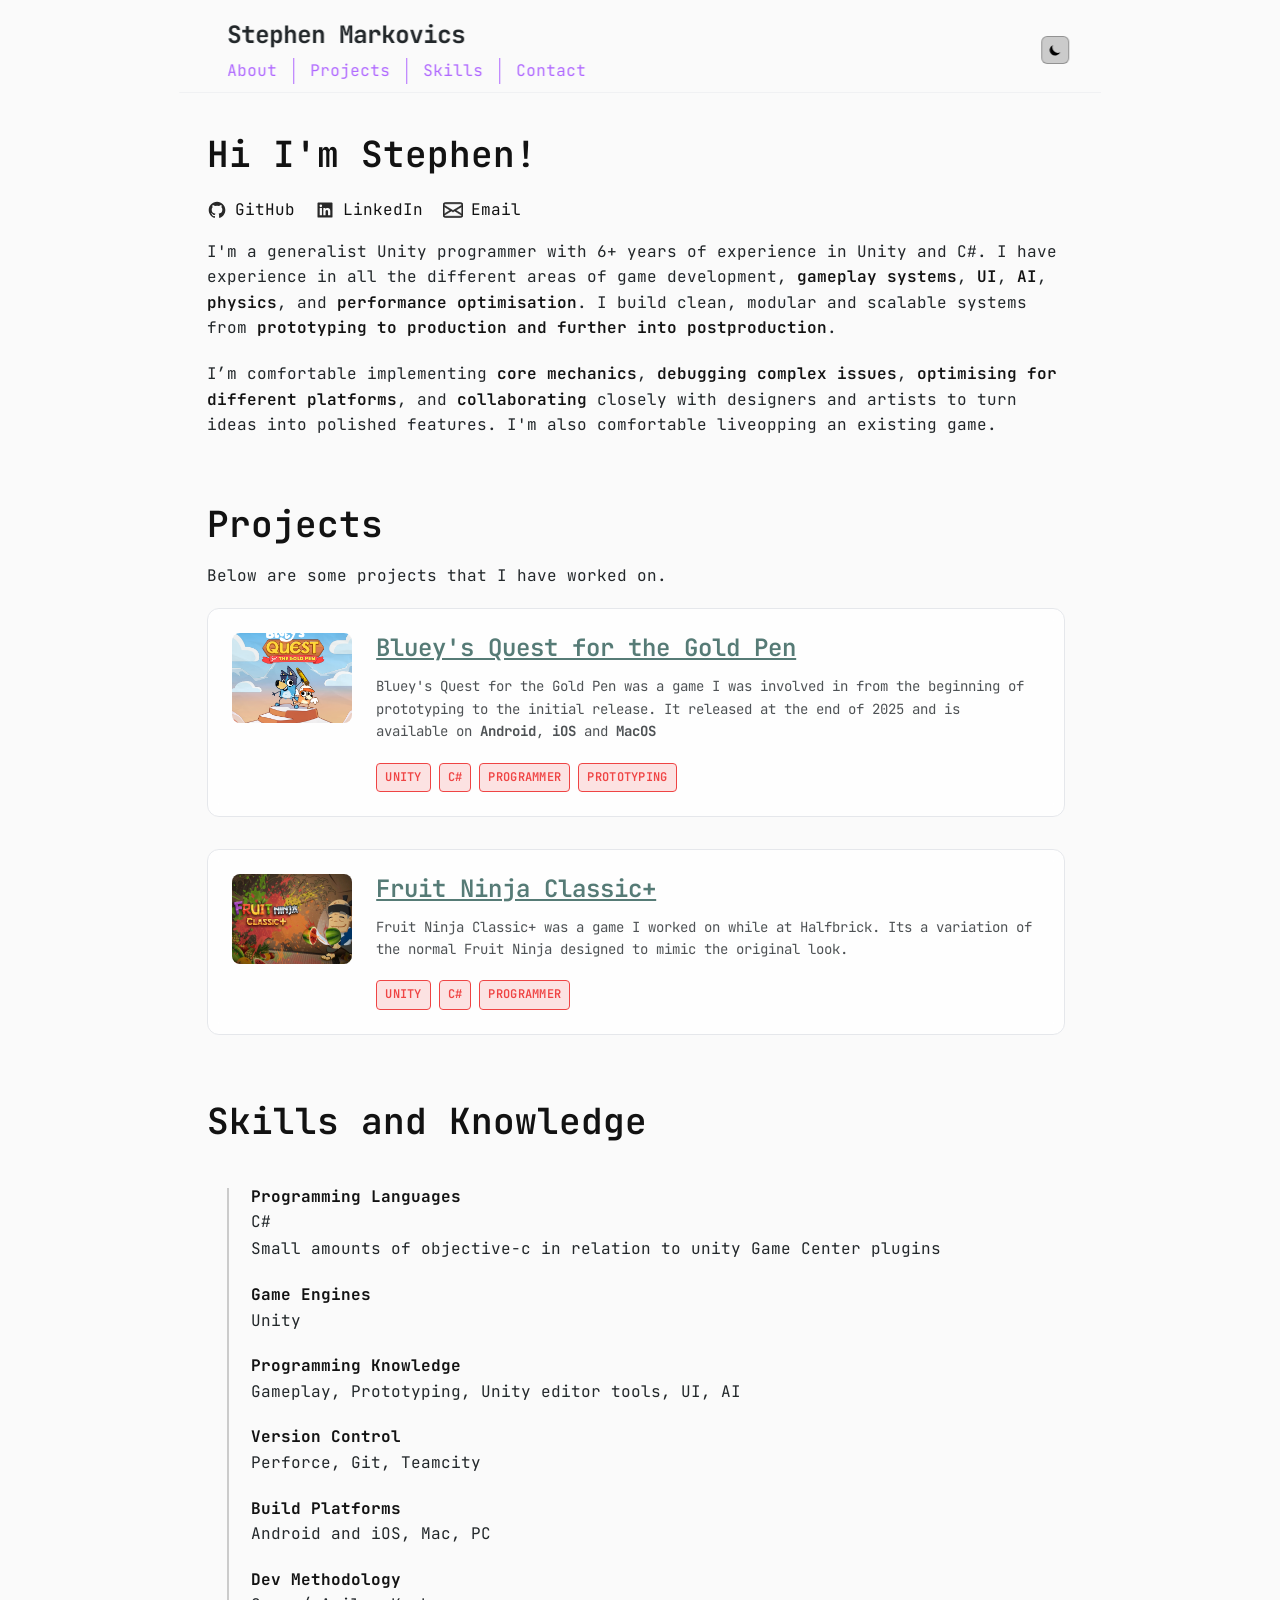
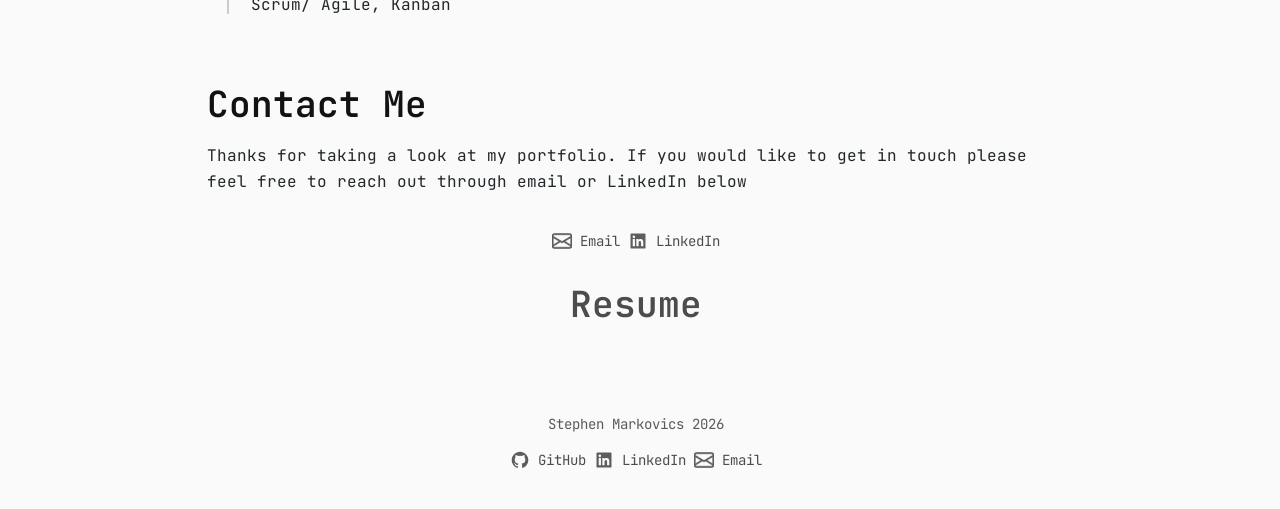
<file: docs/index.html>
<!DOCTYPE html>
<html lang="en" class="scroll-smooth">
   <head>
      <meta charset="UTF-8">
      <meta name="viewport" content="width=device-width, initial-scale=1.0">
      <title>Stephen Markovics - Portfolio</title>
      <meta name="description" content="Unity Gameplay Programmer">
      <!-- <link rel="icon" type="image/x-icon" href="assets/favicon.ico"> -->
      <link rel="stylesheet" href="styles.css">
      <link href="https://fonts.googleapis.com/css2?family=JetBrains+Mono:wght@300;400;500;600;700&display=swap" rel="stylesheet">
      <script>
         (function() {
             try {
                 var saved = localStorage.getItem('theme');
                 var theme = saved === 'dark' || saved === 'light' ? saved : 'light';
                 document.documentElement.setAttribute('data-theme', theme);
             } catch (e) {
                 document.documentElement.setAttribute('data-theme', 'light');
             }
         })();
      </script>
   </head>
   <body class="bg-global-bg text-global-text antialiased">
      <!-- Fixed Header -->
      <header id="main-header" class="group">
         <div class="header-grid">
            <!-- Title -->
            <div class="header-title">
               <span class="text-xl font-bold sm:text-2xl">Stephen Markovics</span>
            </div>
            <!-- Desktop Navigation -->
            <nav class="mobile-nav-menu header-nav sm:flex sm:flex-row sm:items-center" id="navigation-menu">
               <a href="#about">About</a>
               <a href="#projects">Projects</a>
               <a href="#skills">Skills</a>
               <a href="#contact">Contact</a>
            </nav>
            <!-- Controls -->
            <div class="header-controls flex items-center gap-3">
               <!-- Theme Toggle -->
               <button id="theme-toggle" class="flex h-7 w-7 items-center justify-center rounded-md border border-accent-2/20 bg-accent-2/10 p-1 transition-colors hover:bg-accent-2/20" aria-label="Switch to dark theme">
                  <svg class="sun-icon h-4 w-4" fill="currentColor" viewBox="0 0 20 20">
                     <path fill-rule="evenodd" d="M10 2a1 1 0 011 1v1a1 1 0 11-2 0V3a1 1 0 011-1zm4 8a4 4 0 11-8 0 4 4 0 018 0zm-.464 4.95l.707.707a1 1 0 001.414-1.414l-.707-.707a1 1 0 00-1.414 1.414zm2.12-10.607a1 1 0 010 1.414l-.706.707a1 1 0 11-1.414-1.414l.707-.707a1 1 0 011.414 0zM17 11a1 1 0 100-2h-1a1 1 0 100 2h1zm-7 4a1 1 0 011 1v1a1 1 0 11-2 0v-1a1 1 0 011-1zM5.05 6.464A1 1 0 106.465 5.05l-.708-.707a1 1 0 00-1.414 1.414l.707.707zm1.414 8.486l-.707.707a1 1 0 01-1.414-1.414l.707-.707a1 1 0 011.414 1.414zM4 11a1 1 0 100-2H3a1 1 0 000 2h1z" clip-rule="evenodd"></path>
                  </svg>
                  <svg class="moon-icon h-4 w-4" fill="currentColor" viewBox="0 0 20 20">
                     <path d="M17.293 13.293A8 8 0 016.707 2.707a8.001 8.001 0 1010.586 10.586z"></path>
                  </svg>
               </button>
               <!-- Mobile Menu Toggle -->
               <button id="toggle-navigation-menu" class="flex h-7 w-7 items-center justify-center rounded-md border border-accent-2/20 bg-accent-2/10 p-1 transition-colors hover:bg-accent-2/20 sm:hidden" aria-expanded="false" aria-label="Toggle navigation menu">
                  <svg class="h-4 w-4" fill="none" stroke="currentColor" viewBox="0 0 24 24">
                     <path stroke-linecap="round" stroke-linejoin="round" stroke-width="2" d="M4 6h16M4 12h16M4 18h16"></path>
                  </svg>
                  <svg class="h-4 w-4" fill="none" stroke="currentColor" viewBox="0 0 24 24">
                     <path stroke-linecap="round" stroke-linejoin="round" stroke-width="2" d="M6 18L18 6M6 6l12 12"></path>
                  </svg>
               </button>
            </div>
         </div>
      </header>
      <!-- Main Content -->
      <main class="mx-auto max-w-3xl px-4 sm:px-8">
         <!-- About Section -->
         <section id="about" class="mb-16">
            <div class="prose" id="about-content">
               <div class="loading-spinner">Loading about content...</div>
            </div>
         </section>
         <!-- Projects Section -->
         <section id="projects" class="mb-16">
            <div class="prose" id="projects-content">
               <div class="loading-spinner">Loading projects content...</div>
            </div>
         </section>
         <!-- Skills Section -->
         <section id="skills" class="mb-16">
            <div class="prose" id="skills-content">
               <div class="loading-spinner">Loading skills content...</div>
            </div>
         </section>
         <!-- Skills Section -->
         <section id="contact" class="mb-8">
            <div class="prose" id="contact-content">
               <div class="loading-spinner">Loading contact content...</div>
            </div>
         </section>
      </main>
      <!-- Footer -->
      <div class="mx-auto max-w-3xl px-4 sm:px-8 py-8 text-center text-sm opacity-75">
         <p>Stephen Markovics 2026</p>
         <a href="https://github.com/smarkovics" target="_blank" rel="noopener" style="display:inline-flex;align-items:center;gap:0.5rem;text-decoration:none;color:var(--color-accent-2);">
            <svg stroke="currentColor" fill="currentColor" stroke-width="0" viewBox="0 0 24 24" aria-hidden="true" style="width:20px;height:20px;opacity:0.9;" xmlns="http://www.w3.org/2000/svg">
               <path fill-rule="evenodd" clip-rule="evenodd" d="M12.026 2c-5.509 0-9.974 4.465-9.974 9.974 0 4.406 2.857 8.145 6.821 9.465.499.09.679-.217.679-.481 0-.237-.008-.865-.011-1.696-2.775.602-3.361-1.338-3.361-1.338-.452-1.152-1.107-1.459-1.107-1.459-.905-.619.069-.605.069-.605 1.002.07 1.527 1.028 1.527 1.028.89 1.524 2.336 1.084 2.902.829.091-.645.351-1.085.635-1.334-2.214-.251-4.542-1.107-4.542-4.93 0-1.087.389-1.979 1.024-2.675-.101-.253-.446-1.268.099-2.64 0 0 .837-.269 2.742 1.021a9.582 9.582 0 0 1 2.496-.336 9.554 9.554 0 0 1 2.496.336c1.906-1.291 2.742-1.021 2.742-1.021.545 1.372.203 2.387.099 2.64.64.696 1.024 1.587 1.024 2.675 0 3.833-2.33 4.675-4.552 4.922.355.308.675.916.675 1.846 0 1.334-.012 2.41-.012 2.737 0 .267.178.577.687.479C19.146 20.115 22 16.379 22 11.974 22 6.465 17.535 2 12.026 2z"></path>
            </svg>
            <span>GitHub</span>
         </a>
         <a href="https://www.linkedin.com/in/stephen-markovics/" target="_blank" rel="noopener" style="display:inline-flex;align-items:center;gap:0.5rem;text-decoration:none;color:var(--color-accent-2);">
            <svg stroke="currentColor" fill="currentColor" stroke-width="0" viewBox="0 0 24 24" aria-hidden="true" style="width:20px;height:20px;opacity:0.9;" xmlns="http://www.w3.org/2000/svg">
               <path d="M20 3H4a1 1 0 0 0-1 1v16a1 1 0 0 0 1 1h16a1 1 0 0 0 1-1V4a1 1 0 0 0-1-1zM8.339 18.337H5.667v-8.59h2.672v8.59zM7.003 8.574a1.548 1.548 0 1 1 0-3.096 1.548 1.548 0 0 1 0 3.096zm11.335 9.763h-2.669V14.16c0-.996-.018-2.277-1.388-2.277-1.39 0-1.601 1.086-1.601 2.207v4.248h-2.667v-8.59h2.56v1.174h.037c.355-.675 1.227-1.387 2.524-1.387 2.704 0 3.203 1.778 3.203 4.092v4.71z"></path>
            </svg>
            <span>LinkedIn</span>
         </a>
         <a href="mailto:smarkovics00@gmail.com" style="display:inline-flex;align-items:center;gap:0.5rem;text-decoration:none;color:var(--color-accent-2);">
            <svg xmlns="http://www.w3.org/2000/svg" width="16" height="16" fill="currentColor" class="bi bi-envelope" viewBox="0 0 16 16" style="width:20px;height:20px;opacity:0.9;">
               <path d="M0 4a2 2 0 0 1 2-2h12a2 2 0 0 1 2 2v8a2 2 0 0 1-2 2H2a2 2 0 0 1-2-2zm2-1a1 1 0 0 0-1 1v.217l7 4.2 7-4.2V4a1 1 0 0 0-1-1zm13 2.383-4.708 2.825L15 11.105zm-.034 6.876-5.64-3.471L8 9.583l-1.326-.795-5.64 3.47A1 1 0 0 0 2 13h12a1 1 0 0 0 .966-.741M1 11.105l4.708-2.897L1 5.383z" stroke="currentColor" stroke-width="0.5"/>
            </svg>
            <span>Email</span>
         </a>
      </div>
      <script src="script.js"></script>
   </body>
</html>
</file>
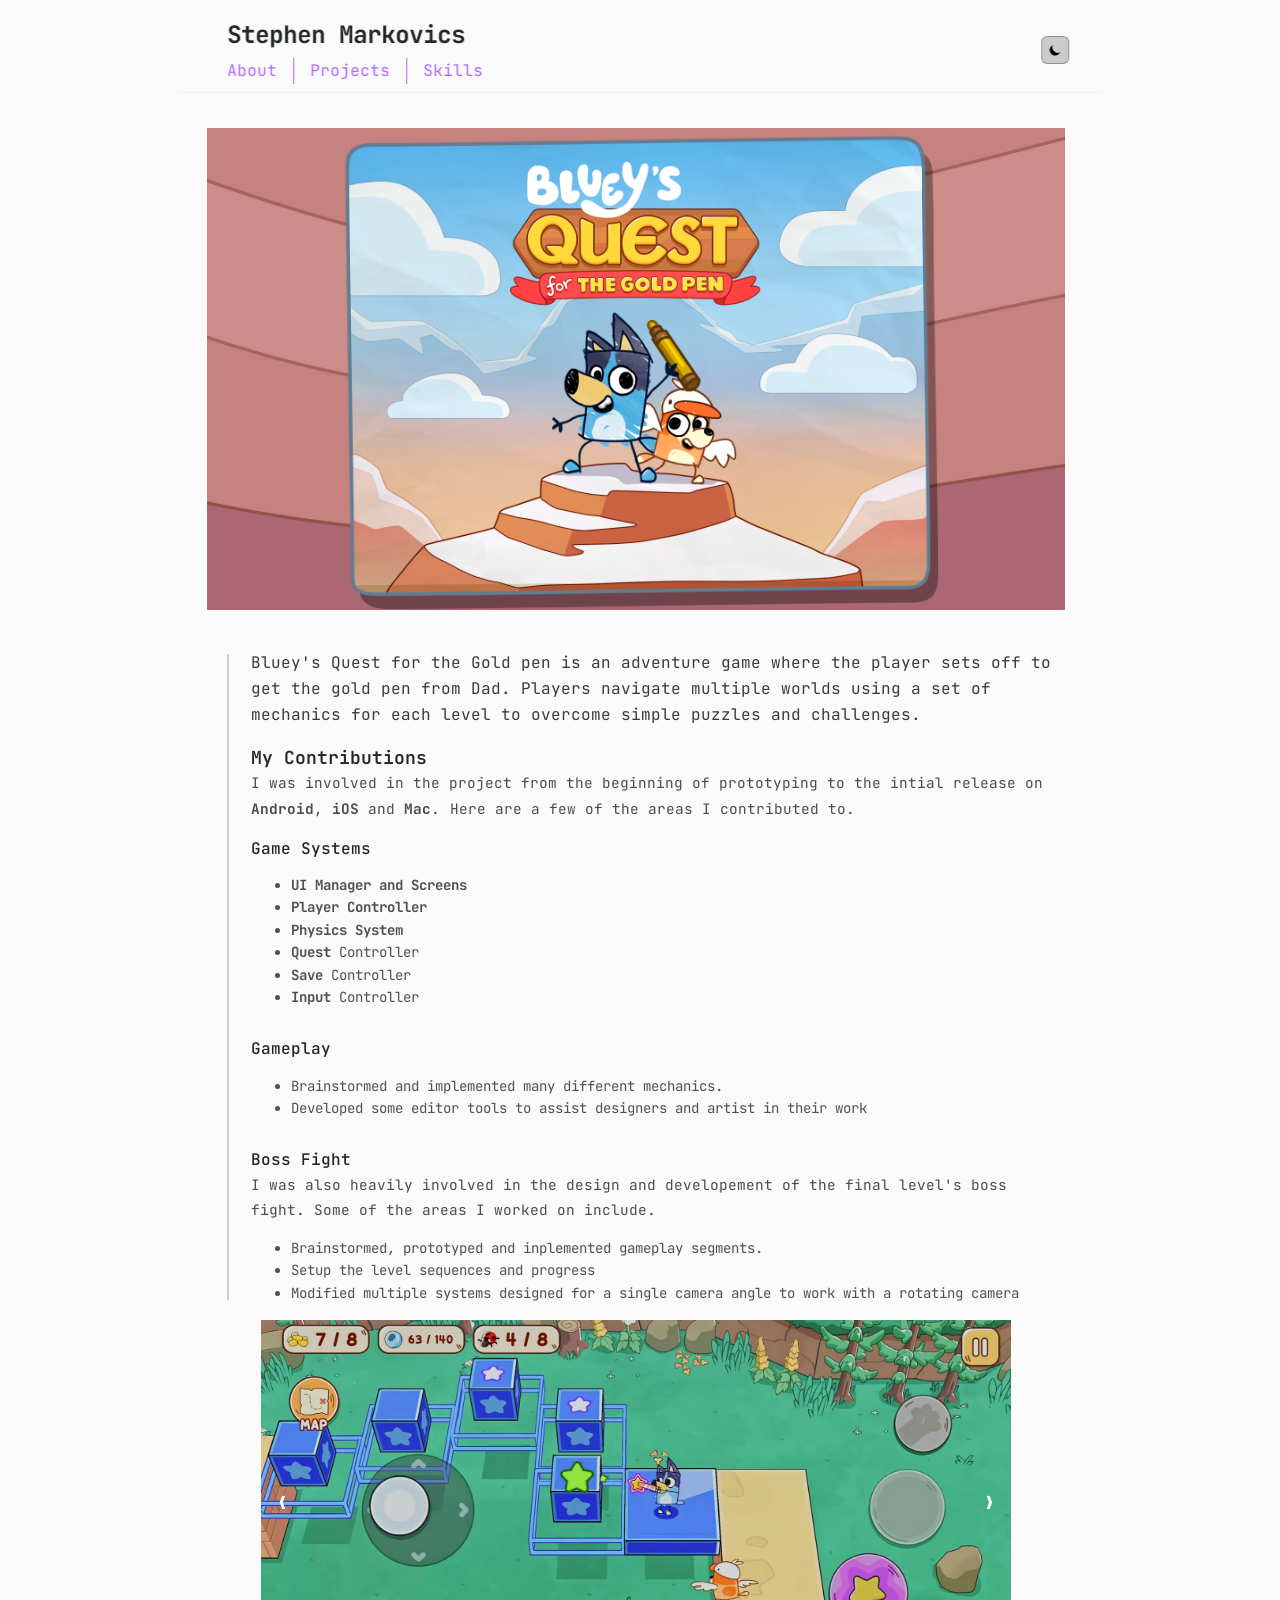
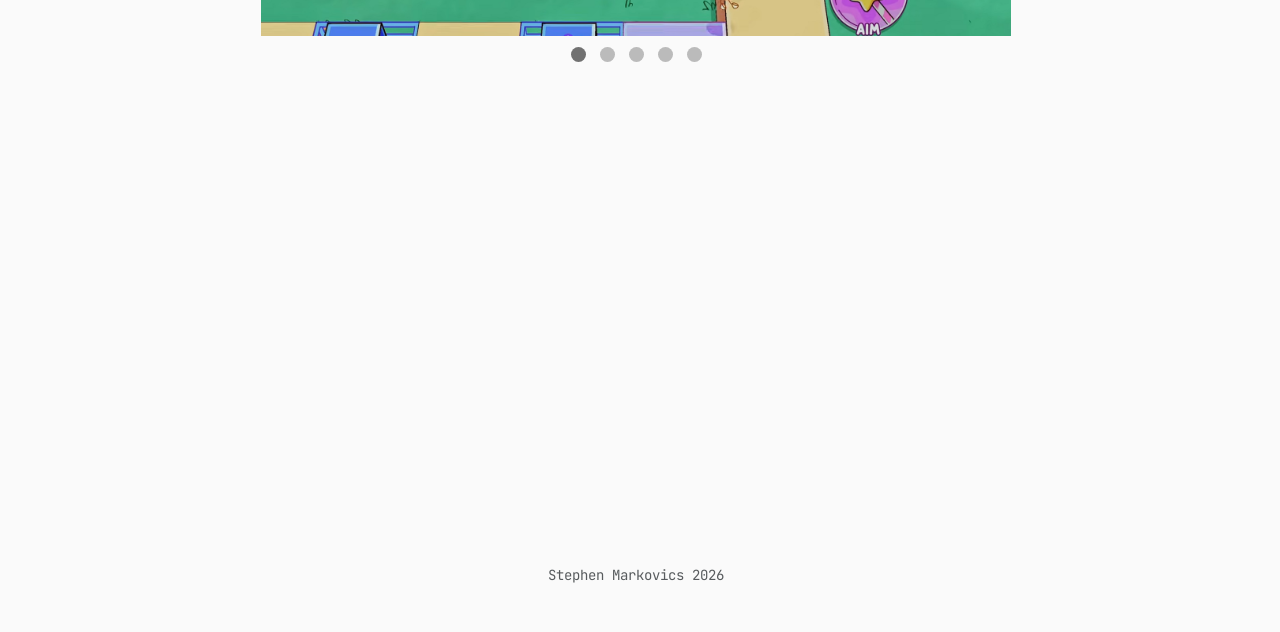
<file: docs/projects/BlueysQuest.html>
<!DOCTYPE html>
<html lang="en" class="scroll-smooth">
   <head>
      <meta charset="UTF-8">
      <meta name="viewport" content="width=device-width, initial-scale=1.0">
      <title>Stephen Markovics - Portfolio</title>
      <meta name="description" content="Unity Gameplay Programmer">
      <!--<link rel="icon" type="image/x-icon" href="assets/favicon.ico"> -->
      <link rel="stylesheet" href="/docs/styles.css">
      <link href="https://fonts.googleapis.com/css2?family=JetBrains+Mono:wght@300;400;500;600;700&display=swap" rel="stylesheet">
      <script>
         (function() {
             try {
                 var saved = localStorage.getItem('theme');
                 var theme = saved === 'dark' || saved === 'light' ? saved : 'light';
                 document.documentElement.setAttribute('data-theme', theme);
             } catch (e) {
                 document.documentElement.setAttribute('data-theme', 'light');
             }
         })();
      </script>
   </head>
   <body class="bg-global-bg text-global-text antialiased">
      <!-- Fixed Header -->
      <header id="main-header" class="group">
         <div class="header-grid">
            <!-- Title -->
            <div class="header-title">
               <span class="text-xl font-bold sm:text-2xl">Stephen Markovics</span>
            </div>
            <!-- Desktop Navigation -->
            <nav class="mobile-nav-menu header-nav sm:flex sm:flex-row sm:items-center" id="navigation-menu">
               <a href="/docs/#about">About</a>
               <a href="/docs/#projects">Projects</a>
               <a href="/docs/#skills">Skills</a>
            </nav>
            <!-- Controls -->
            <div class="header-controls flex items-center gap-3">
               <!-- Theme Toggle -->
               <button id="theme-toggle" class="flex h-7 w-7 items-center justify-center rounded-md border border-accent-2/20 bg-accent-2/10 p-1 transition-colors hover:bg-accent-2/20" aria-label="Switch to dark theme">
                  <svg class="sun-icon h-4 w-4" fill="currentColor" viewBox="0 0 20 20">
                     <path fill-rule="evenodd" d="M10 2a1 1 0 011 1v1a1 1 0 11-2 0V3a1 1 0 011-1zm4 8a4 4 0 11-8 0 4 4 0 018 0zm-.464 4.95l.707.707a1 1 0 001.414-1.414l-.707-.707a1 1 0 00-1.414 1.414zm2.12-10.607a1 1 0 010 1.414l-.706.707a1 1 0 11-1.414-1.414l.707-.707a1 1 0 011.414 0zM17 11a1 1 0 100-2h-1a1 1 0 100 2h1zm-7 4a1 1 0 011 1v1a1 1 0 11-2 0v-1a1 1 0 011-1zM5.05 6.464A1 1 0 106.465 5.05l-.708-.707a1 1 0 00-1.414 1.414l.707.707zm1.414 8.486l-.707.707a1 1 0 01-1.414-1.414l.707-.707a1 1 0 011.414 1.414zM4 11a1 1 0 100-2H3a1 1 0 000 2h1z" clip-rule="evenodd"></path>
                  </svg>
                  <svg class="moon-icon h-4 w-4" fill="currentColor" viewBox="0 0 20 20">
                     <path d="M17.293 13.293A8 8 0 016.707 2.707a8.001 8.001 0 1010.586 10.586z"></path>
                  </svg>
               </button>
               <!-- Mobile Menu Toggle -->
               <button id="toggle-navigation-menu" class="flex h-7 w-7 items-center justify-center rounded-md border border-accent-2/20 bg-accent-2/10 p-1 transition-colors hover:bg-accent-2/20 sm:hidden" aria-expanded="false" aria-label="Toggle navigation menu">
                  <svg class="h-4 w-4" fill="none" stroke="currentColor" viewBox="0 0 24 24">
                     <path stroke-linecap="round" stroke-linejoin="round" stroke-width="2" d="M4 6h16M4 12h16M4 18h16"></path>
                  </svg>
                  <svg class="h-4 w-4" fill="none" stroke="currentColor" viewBox="0 0 24 24">
                     <path stroke-linecap="round" stroke-linejoin="round" stroke-width="2" d="M6 18L18 6M6 6l12 12"></path>
                  </svg>
               </button>
            </div>
         </div>
      </header>
      <!-- Main Content -->
      <main class="mx-auto max-w-3xl px-4 sm:px-8">
         <div class="projects-backgroundimage">
            <img src="/docs/assets/BlueyKeyArtFull.png" alt="Bluey's Quest for the Gold Pen Key Art">
         </div>
         <div class="timeline">
            <div class="timeline-item">
               <div class="timeline-header">
                  <span class="timeline-role">Bluey's Quest for the Gold pen is an adventure game where the player sets off to get the gold pen from Dad.
                  Players navigate multiple worlds using a set of mechanics for each level to overcome simple puzzles and challenges.</span>
               </div>
               <div>
                  <span>
                     <h3 class="projects-title">My Contributions</h3>
                  </span>
               </div>
               <div>
                  <span class="timeline-meta">I was involved in the project from the beginning of prototyping to the intial release on <b>Android</b>, <b>iOS</b> and <b>Mac</b>.</span>
                  <span class="timeline-meta">Here are a few of the areas I contributed to.</span>
               </div>
               <div><span>
                  </span>
               </div>
               <h3 class="projects-subtitle">
                  Game Systems
               </h3>
               <div class="projects-description">
                  <ul>
                     <li><b>UI Manager and Screens</b></li>
                     <li><b>Player Controller</b></li>
                     <li><b>Physics System</b></li>
                     <li><b>Quest</b> Controller</li>
                     <li><b>Save</b> Controller</li>
                     <li><b>Input</b> Controller</li>
                  </ul>
               </div>
               <h3 class="projects-subtitle">
                  Gameplay
               </h3>
               <div class="projects-description">
                  <ul>
                     <li>Brainstormed and implemented many different mechanics.</li>
                     <li>Developed some editor tools to assist designers and artist in their work</li>
                  </ul>
               </div>
               <h3 class="projects-subtitle">Boss Fight</h3>
               <div>
                  <span class="timeline-meta">I was also heavily involved in the design and developement of the final level's boss fight. Some of the areas I worked on include.</span>
                  <div class="projects-description">
                     <ul>
                        <li>Brainstormed, prototyped and inplemented gameplay segments.</li>
                        <li>Setup the level sequences and progress</li>
                        <li>Modified multiple systems designed for a single camera angle to work with a rotating camera</li>
                     </ul>
                  </div>
               </div>
            </div>
         </div>
         <!-- Slideshow container -->
         <div class="slideshow-container">
            <!-- Full-width images with number and caption text -->
            <div class="mySlides fade">
               <img src="/docs/assets/BlueyGameplay1.PNG" style="width:100%">
            </div>
            <div class="mySlides fade">
               <img src="/docs/assets/BlueyGameplay2.PNG" style="width:100%">
            </div>
            <div class="mySlides fade">
               <img src="/docs/assets/BlueyGameplay3.PNG" style="width:100%">
            </div>
            <div class="mySlides fade">
               <img src="/docs/assets/BlueyGameplay4.PNG" style="width:100%">
            </div>
            <div class="mySlides fade">
               <img src="/docs/assets/BlueyGameplay5.PNG" style="width:100%">
            </div>
            <!-- Next and previous buttons -->
            <a class="prev" onclick="plusSlides(-1)">&#10094;</a>
            <a class="next" onclick="plusSlides(1)">&#10095;</a>
            <div style="text-align:center">
               <span class="dot" onclick="currentSlide(1)"></span>
               <span class="dot" onclick="currentSlide(2)"></span>
               <span class="dot" onclick="currentSlide(3)"></span>
               <span class="dot" onclick="currentSlide(4)"></span>
               <span class="dot" onclick="currentSlide(5)"></span>
            </div>
         </div>
         <div class="projects-video">
            <iframe width="750" height="500" src="https://www.youtube.com/embed/oKU8x4jIFO8" title="Bluey&#39;s Quest for the Gold Pen - Official Launch Trailer" frameborder="0" allow="accelerometer; autoplay; clipboard-write; encrypted-media; gyroscope; picture-in-picture; web-share" referrerpolicy="strict-origin-when-cross-origin" allowfullscreen></iframe>
         </div>
      </main>
      <!-- Footer -->
      <div class="mx-auto max-w-3xl px-4 sm:px-8 py-8 text-center text-sm opacity-75">
         <p>Stephen Markovics 2026</p>
      </div>
      <script src="/docs/script.js"></script>
   </body>
</html>
</file>
<file: docs/styles.css>
/* Reset and base styles */
* {
    box-sizing: border-box;
}

html {
    color-scheme: light dark;
    scrollbar-gutter: stable;
    scroll-behavior: smooth;
}

/* CSS Custom Properties for theming */
:root {
    /* Light theme colors (inspired by astro-theme-cactus) */
    --color-global-bg: oklch(98.48% 0 0);
    --color-global-text: oklch(26.99% 0.0096 235.05);
    --color-link: oklch(55.44% 0.0431 185.69);
    --color-accent: #af67ff;
    --color-accent-2: oklch(18.15% 0 0);
    --color-quote: #af67ff;
    --color-border: #e5e7eb;
    --color-card-bg: rgba(255, 255, 255, 0.8);
    --color-shadow: rgba(0, 0, 0, 0.1);
}

/* Dark theme colors */
[data-theme="dark"] {
    --color-global-bg: oklch(23.64% 0.0045 248);
    --color-global-text: oklch(83.54% 0 264);
    --color-link: oklch(70.44% 0.1133 349);
    --color-accent: #5ff26b;
    --color-accent-2: oklch(94.66% 0 0);
    --color-quote: oklch(94.8% 0.106 136.49);
    --color-border: #374151;
    --color-card-bg: rgba(31, 41, 55, 0.8);
    --color-shadow: rgba(0, 0, 0, 0.3);
}

/* Base typography */
body {
    font-family: 'JetBrains Mono', 'Courier New', monospace;
    line-height: 1.6;
    margin: 0;
    padding: 0;
    background-color: var(--color-global-bg);
    color: var(--color-global-text);
    transition: opacity 0.2s ease;
    padding-top: 8rem; /* Increased to account for fixed header */
}

/* Responsive body padding */
@media (max-width: 640px) {
    body {
        padding-top: 5rem; /* Reduced padding on mobile */
    }
}

/* Utility classes matching astro-theme-cactus */
.bg-global-bg { background-color: var(--color-global-bg); }
.text-global-text { color: var(--color-global-text); }
.text-accent { color: var(--color-accent); }
.text-accent-2 { color: var(--color-accent-2); }

.mx-auto { margin-left: auto; margin-right: auto; }
.flex { display: flex; }
.flex-col { flex-direction: column; }
.flex-1 { flex: 1; }
.items-center { align-items: center; }
.justify-center { justify-content: center; }
.min-h-screen { min-height: 100vh; }
.max-w-3xl { max-width: 57.6rem; }
.px-4 { padding-left: 1rem; padding-right: 1rem; }
.px-8 { padding-left: 2rem; padding-right: 2rem; }
.pt-16 { padding-top: 4rem; }
.py-4 { padding-top: 1rem; padding-bottom: 1rem; }
.py-8 { padding-top: 2rem; padding-bottom: 2rem; }
.mb-8 { margin-bottom: 2rem; }
.mb-16 { margin-bottom: 4rem; }
.mb-28 { margin-bottom: 7rem; }
.me-3 { margin-inline-end: 0.75rem; }
.me-4 { margin-inline-end: 1rem; }
.ms-auto { margin-inline-start: auto; }
.mt-auto { margin-top: auto; }
.h-4 { height: 1rem; }
.w-4 { width: 1rem; }
.h-7 { height: 1.75rem; }
.w-7 { width: 1.75rem; }
.h-10 { height: 2.5rem; }
.w-6 { width: 1.5rem; }
.text-sm { font-size: 0.875rem; }
.text-xl { font-size: 1.25rem; }
.text-2xl { font-size: 1.5rem; }
.font-normal { font-weight: 400; }
.font-bold { font-weight: 700; }
.font-mono { font-family: 'JetBrains Mono', 'Courier New', monospace; }
.antialiased { -webkit-font-smoothing: antialiased; -moz-osx-font-smoothing: grayscale; }
.scroll-smooth { scroll-behavior: smooth; }
.relative { position: relative; }
.absolute { position: absolute; }
.hidden { display: none; }
.rounded-md { border-radius: 0.375rem; }
.shadow { box-shadow: 0 1px 3px 0 var(--color-shadow), 0 1px 2px -1px var(--color-shadow); }
.backdrop-blur-sm { backdrop-filter: blur(4px); }
.underline { text-decoration: underline; }
.underline-offset-2 { text-underline-offset: 2px; }
.grayscale { filter: grayscale(100%); }
.opacity-75 { opacity: 0.75; }
.text-center { text-align: center; }
.text-xs { font-size: 0.75rem; }

/* Responsive utilities */
@media (min-width: 640px) {
    .sm\:px-8 { padding-left: 2rem; padding-right: 2rem; }
    .sm\:flex { display: flex; }
    .sm\:flex-row { flex-direction: row; }
    .sm\:flex-col { flex-direction: column; }
    .sm\:items-center { align-items: center; }
    .sm\:invisible { visibility: hidden; }
    .sm\:hidden { display: none; }
    .sm\:static { position: static; }
    .sm\:relative { position: relative; }
    .sm\:absolute { position: absolute; }
    .sm\:z-auto { z-index: auto; }
    .sm\:mt-1 { margin-top: 0.25rem; }
    .sm\:me-0 { margin-inline-end: 0; }
    .sm\:py-0 { padding-top: 0; padding-bottom: 0; }
    .sm\:h-20 { height: 5rem; }
    .sm\:w-12 { width: 3rem; }
    .sm\:text-2xl { font-size: 1.5rem; }
    .sm\:ps-18 { padding-inline-start: 4.5rem; }
    .sm\:-ms-4 { margin-inline-start: -1rem; }
    .sm\:divide-accent > :not([hidden]) ~ :not([hidden]) { 
        border-inline-start-width: 1px; 
        border-color: var(--color-accent); 
    }
    .sm\:rounded-none { border-radius: 0; }
    .sm\:bg-transparent { background-color: transparent; }
    .sm\:shadow-none { box-shadow: none; }
    .sm\:backdrop-blur-none { backdrop-filter: none; }
}

/* Screen reader only */
.sr-only {
    position: absolute;
    width: 1px;
    height: 1px;
    padding: 0;
    margin: -1px;
    overflow: hidden;
    clip: rect(0, 0, 0, 0);
    white-space: nowrap;
    border-width: 0;
}

.focus\:not-sr-only:focus {
    position: static;
    width: auto;
    height: auto;
    padding: 0;
    margin: 0;
    overflow: visible;
    clip: auto;
    white-space: normal;
}

/* Custom component styles */
.title {
    color: var(--color-accent-2);
    font-size: 1.5rem;
    font-weight: 600;
    margin-bottom: 2rem;
}

.cactus-link {
    color: var(--color-link);
    text-decoration: underline;
    text-underline-offset: 2px;
    transition: opacity 0.2s ease;
}

.cactus-link:hover {
    text-decoration-thickness: 2px;
}

/* Hover color for individual 'b'/'B' letters */
.hover-b {
    transition: color 0.15s ease;
}
.hover-b:hover {
    color: #ffd400; /* yellow */
}

/* Flying bee emoji created on clicking a 'b' */
.flying-bee {
    position: fixed;
    z-index: 9999;
    pointer-events: none;
    font-size: 1.2em;
    line-height: 1;
    will-change: transform, opacity;
    animation: bee-fly 3s cubic-bezier(0.25, 0.46, 0.45, 0.94) forwards;
}

@keyframes bee-fly {
    0% {
        transform: translate(0, 0) rotate(0deg);
        opacity: 1;
    }
    20% {
        transform: translate(calc(var(--dx) * 0.2), calc(var(--dy) * 0.2)) rotate(90deg);
    }
    40% {
        transform: translate(calc(var(--dx) * 0.4 + 6px), calc(var(--dy) * 0.4 - 4px)) rotate(180deg);
    }
    60% {
        transform: translate(calc(var(--dx) * 0.6 - 4px), calc(var(--dy) * 0.6 + 6px)) rotate(270deg);
    }
    80% {
        transform: translate(calc(var(--dx) * 0.8 + 3px), calc(var(--dy) * 0.8 - 3px)) rotate(360deg);
    }
    100% {
        transform: translate(var(--dx), var(--dy)) rotate(450deg);
        opacity: 0;
    }
}

@media (prefers-reduced-motion: reduce) {
    .flying-bee {
        animation: bee-fade 250ms ease-out forwards;
    }
    @keyframes bee-fade {
        to { opacity: 0; }
    }
}

/* Header styles */
#main-header {
    position: fixed;
    top: 0;
    left: 50%;
    transform: translateX(-50%);
    max-width: 57.6rem; /* Same as max-w-3xl */
    width: 100%;
    background-color: color-mix(in srgb, var(--color-global-bg) 95%, transparent);
    backdrop-filter: blur(12px);
    -webkit-backdrop-filter: blur(12px);
    border-bottom: 1px solid color-mix(in srgb, var(--color-border) 50%, transparent);
    z-index: 100;
    padding: 1rem 1rem 0.5rem 1rem; /* Match main content px-4 */
}



/* Header grid layout */
.header-grid {
    display: grid;
    grid-template-columns: auto 1fr minmax(0, auto);
    grid-template-rows: auto auto;
    grid-template-areas:
        "logo title controls"
        "logo nav controls";
    align-items: center;
    column-gap: 1rem;
}

.header-logo { grid-area: logo; align-self: center; }
.header-title { grid-area: title; align-self: center; }
.header-nav { grid-area: nav; align-self: center; }
.header-controls { 
    grid-area: controls; 
    justify-self: end; 
    max-width: 100%; 
    overflow: hidden;
    display: flex;
    align-items: center;
    gap: 0.75rem;
}

/* Nav links now centered with title - no additional margin needed */

@media (min-width: 640px) {
    #main-header {
        padding: 1rem 2rem 0.5rem 2rem; /* Match main content sm:px-8 */
    }
}

.group:hover .grayscale {
    filter: none;
}

/* Make logo clickable with cursor pointer and subtle hover effect */
#main-header a[href="#"] {
    cursor: pointer;
    transition: opacity 0.2s ease;
}

#main-header a[href="#"]:hover svg {
    transform: scale(1.05);
    transition: opacity 0.2s ease;
}

#main-header a[href="#"]:focus-visible {
    outline: 2px solid var(--color-accent);
    outline-offset: 4px;
    border-radius: 4px;
}

/* Navigation styles - Desktop */
.mobile-nav-menu {
    /* Desktop styles */
    display: flex;
    flex-direction: row;
    align-items: center;
    gap: 0;
    position: static;
    background: transparent;
    margin-top: 0.25rem;
    margin-left: -1rem;
}

.mobile-nav-menu > a {
    padding: 0 1rem;
    border-left: 1px solid var(--color-accent);
    color: var(--color-accent);
    text-decoration: none;
    transition: opacity 0.2s ease;
}

.mobile-nav-menu > a:first-child {
    border-left: none;
}

.mobile-nav-menu > a:hover {
    text-decoration: underline;
    text-underline-offset: 2px;
}

/* Mobile navigation - completely override everything */
@media (max-width: 640px) {
    .mobile-nav-menu {
        position: fixed !important;
        top: 0 !important;
        left: 0 !important;
        right: 0 !important;
        bottom: 0 !important;
        width: 100vw !important;
        height: 100vh !important;
        background-color: color-mix(in srgb, var(--color-global-bg) 98%, transparent) !important;
        backdrop-filter: blur(20px) !important;
        -webkit-backdrop-filter: blur(20px) !important;
        z-index: 150 !important;
        display: none !important;
        flex-direction: column !important;
        justify-content: center !important;
        align-items: center !important;
        gap: 2rem !important;
        padding: 2rem !important;
        border: none !important;
        border-radius: 0 !important;
        box-shadow: none !important;
        margin: 0 !important;
        transform: none !important;
        inset: 0 !important;
    }
    
    .mobile-nav-menu > a {
        font-size: 1.5rem !important;
        padding: 1rem 2rem !important;
        border-radius: 0.5rem !important;
        transition: opacity 0.2s ease !important;
        text-align: center !important;
        min-width: 200px !important;
        background-color: color-mix(in srgb, var(--color-accent) 10%, transparent) !important;
        border: 1px solid var(--color-accent) !important;
        color: var(--color-accent) !important;
        text-decoration: none !important;
        display: block !important;
        margin: 0 !important;
    }
    
    .mobile-nav-menu > a:hover {
        background-color: var(--color-accent) !important;
        color: var(--color-global-bg) !important;
        transform: translateY(-2px) !important;
        box-shadow: 0 4px 12px color-mix(in srgb, var(--color-accent) 30%, transparent) !important;
        text-decoration: none !important;
    }
}

/* Show mobile menu when menu-open class is present */
.group.menu-open .mobile-nav-menu {
    display: flex !important;
    z-index: 150 !important;
}

/* Mobile menu button improvements */
#toggle-navigation-menu {
    z-index: 200; /* Highest z-index to stay above menu */
    position: relative;
    background-color: color-mix(in srgb, var(--color-accent-2) 10%, transparent);
    border-radius: 0.375rem;
    border: 1px solid color-mix(in srgb, var(--color-accent-2) 20%, transparent);
    transition: opacity 0.2s ease;
}

#toggle-navigation-menu:hover {
    background-color: color-mix(in srgb, var(--color-accent-2) 20%, transparent);
    transform: scale(1.05);
}

/* Hamburger icon sizing and toggling */
#toggle-navigation-menu svg {
    width: 24px;
    height: 24px;
    transition: opacity 0.2s ease;
}

#toggle-navigation-menu[aria-expanded="false"] svg:first-of-type { display: block; opacity: 1; }
#toggle-navigation-menu[aria-expanded="false"] svg:last-of-type  { display: none;  opacity: 0; }

#toggle-navigation-menu[aria-expanded="true"]  svg:first-of-type { display: none;  opacity: 0; }
#toggle-navigation-menu[aria-expanded="true"]  svg:last-of-type  { display: block; opacity: 1; }

/* Theme toggle styles */
#theme-toggle {
    background-color: color-mix(in srgb, var(--color-accent-2) 20%, transparent);
    border: 1px solid color-mix(in srgb, var(--color-accent-2) 30%, transparent);
    transition: opacity 0.2s ease;
    z-index: 50;
    position: relative;
}

#theme-toggle:hover {
    background-color: color-mix(in srgb, var(--color-accent-2) 30%, transparent);
    transform: scale(1.05);
}

/* Theme icon visibility */
[data-theme="dark"] .sun-icon {
    display: block;
}

[data-theme="dark"] .moon-icon {
    display: none;
}

[data-theme="light"] .sun-icon {
    display: none;
}

[data-theme="light"] .moon-icon {
    display: block;
}

:root .sun-icon {
    display: none;
}

:root .moon-icon {
    display: block;
}

/* Prose styles (typography) */
.prose {
    color: var(--color-global-text);
    max-width: none; /* Allow prose to use full container width */
}

.prose h1noborder{
    color: var(--color-accent-2);
    font-weight: 600;
    line-height: 1.25;
    margin-top: 0.5rem;
    margin-bottom: 0.5rem;
}

.prose h1, .prose h2, .prose h3, .prose h4, .prose h5, .prose h6 {
    color: var(--color-accent-2);
    font-weight: 600;
    line-height: 1.25;
    margin-top: 2rem;
    margin-bottom: 1rem;
}

.prose h1 { font-size: 2.25rem; }
.prose h1noborder { font-size: 2.25rem; }
.prose h2 { font-size: 1.875rem; }
.prose h3 { font-size: 1.5rem; }
.prose h4 { font-size: 1.25rem; }

.prose p {
    margin-bottom: 1.25rem;
}

.prose ul, .prose ol {
    margin-bottom: 1.25rem;
    padding-left: 1.625rem;
}

.prose li {
    margin-bottom: 0.5rem;
}

.prose a {
    color: var(--color-link);
    text-decoration: underline;
    text-underline-offset: 2px;
}

.prose a:hover {
    text-decoration-thickness: 2px;
}

/* About section layout */
.about-header {
    display: flex;
    align-items: center;
    gap: 1.25rem;
    flex-wrap: nowrap;
    margin-top: 0.25rem;
    margin-bottom: 1rem;
}

.about-avatar {
    width: 120px;
    height: 120px;
    border-radius: 9999px;
    object-fit: cover;
    flex-shrink: 0;
    border: 2px solid var(--color-border);
    box-shadow: 0 2px 10px color-mix(in srgb, var(--color-shadow) 50%, transparent);
    background-color: var(--color-border);
}

.about-header-content {
    display: flex;
    flex-direction: column;
    gap: 0.25rem;
}

/* Reduce default heading top margin inside about header to better center with avatar */
.about-header .title {
    margin-top: 0;
    margin-bottom: 0.5rem;
}

@media (max-width: 640px) {
    .about-header {
        flex-direction: column;
        align-items: center;
        text-align: center;
    }
    .about-avatar {
        width: 88px;
        height: 88px;
        margin-top: 1.5rem; /* Add padding above the avatar on mobile */
    }
    .about-header-content {
        align-items: center;
    }
}

.prose strong {
    color: var(--color-accent-2);
    font-weight: 600;
}

.prose code {
    background-color: color-mix(in srgb, var(--color-accent-2) 10%, transparent);
    border: 1px dotted #666;
    border-radius: 2px;
    padding: 0.125rem 0.25rem;
    font-size: 0.875rem;
}

.prose blockquote {
    border-left: 4px solid var(--color-accent);
    padding-left: 1rem;
    margin-left: 0;
    font-style: italic;
    color: var(--color-quote);
}

/* Project grid */
.project-grid {
    display: grid;
    gap: 2rem;
    margin-top: 2rem;
}

@media (min-width: 768px) {
    .project-grid {
        grid-template-columns: repeat(auto-fit, minmax(300px, 1fr));
    }
}

.project-card {
    background-color: var(--color-card-bg);
    border: 1px solid var(--color-border);
    border-radius: 0.5rem;
    padding: 1.5rem;
    backdrop-filter: blur(8px);
    transition: opacity 0.2s ease;
}

.project-card:hover {
    transform: translateY(-2px);
    box-shadow: 0 4px 12px var(--color-shadow);
}

.project-card h3 {
    margin-top: 0;
    margin-bottom: 1rem;
    color: var(--color-accent-2);
}

.project-card p {
    margin-bottom: 1.5rem;
    color: var(--color-global-text);
}

.project-links {
    display: flex;
    gap: 1rem;
}

.project-links a {
    padding: 0.5rem 1rem;
    border: 1px solid var(--color-accent);
    border-radius: 0.25rem;
    text-decoration: none;
    transition: opacity 0.2s ease;
}

.project-links a:hover {
    background-color: var(--color-accent);
    color: var(--color-global-bg);
}

/* Contact links */
.contact-links {
    display: flex;
    flex-wrap: wrap;
    gap: 1rem;
    margin-top: 2rem;
}

.contact-links a {
    display: inline-flex;
    align-items: center;
    padding: 0.75rem 1.5rem;
    background-color: var(--color-card-bg);
    border: 1px solid var(--color-border);
    border-radius: 0.5rem;
    text-decoration: none;
    transition: opacity 0.2s ease;
}

.contact-links a:hover {
    background-color: var(--color-accent);
    color: var(--color-global-bg);
    transform: translateY(-1px);
}

/* Smooth transitions */
* {
    transition: opacity 0.2s ease;
}

/* Focus styles for accessibility: only show on keyboard navigation */
a:focus,
button:focus {
    outline: none;
}
a:focus-visible,
button:focus-visible {
    outline: 2px solid var(--color-accent);
    outline-offset: 2px;
}

/* Scroll margin for anchor links */
:target {
    scroll-margin-top: 8rem; /* Increased to account for fixed header */
}

@media (max-width: 640px) {
    :target {
        scroll-margin-top: 5rem; /* Reduced for mobile */
    }
}

/* Responsive typography */
@media (max-width: 640px) {
    .title {
        font-size: 1.25rem;
    }
    
    .prose h1 { font-size: 1.875rem; }
    .prose h1noborder { font-size: 1.875rem; }
    .prose h2 { font-size: 1.5rem; }
    .prose h3 { font-size: 1.25rem; }
    
    .contact-links {
        flex-direction: column;
    }
    
    .project-links {
        flex-direction: column;
    }
    
    /* Mobile header adjustments */
    #main-header {
        /* Keep fixed position on mobile - removed position: relative override */
        z-index: 100; /* Ensure proper z-index on mobile */
    }
    
    /* Prevent body scroll when menu is open */
    body.menu-open {
        overflow: hidden;
        height: 100vh;
    }
    
    /* Logo and title spacing on mobile */
    #main-header .text-xl {
        font-size: 1.125rem;
    }
    
    /* Mobile menu animation */
    .mobile-nav-menu {
        animation: fadeInScale 0.3s cubic-bezier(0.4, 0, 0.2, 1);
    }
    
    .group.menu-open .mobile-nav-menu {
        animation: fadeInScale 0.3s cubic-bezier(0.4, 0, 0.2, 1);
    }
}

/* Menu animation keyframes */
@keyframes fadeInScale {
    0% {
        opacity: 0;
        transform: scale(0.95);
    }
    100% {
        opacity: 1;
        transform: scale(1);
    }
}

/* Touch-friendly improvements */
@media (max-width: 640px) {
    /* Collapse grid to a simple row on mobile; keep existing overlay menu */
    .header-grid {
        display: flex;
        align-items: center;
        justify-content: space-between;
        gap: 0.75rem;
        flex-wrap: nowrap;
    }

    .header-title { display: flex; align-items: center; flex: 1; min-width: 0; }
    .header-nav { display: none; }

    /* Adjust controls spacing on mobile */
    .header-controls {
        gap: 0.5rem;
        white-space: nowrap;
    }

    /* Add spacing after logo on mobile */
    .header-logo { margin-right: 0.5rem; }

    /* Enlarge hamburger icon visuals on mobile */
    #toggle-navigation-menu svg {
        width: 24px;
        height: 24px;
    }

    /* Larger touch targets */
    #theme-toggle,
    #toggle-navigation-menu {
        min-width: 44px;
        min-height: 44px;
        padding: 0.5rem;
    }
    
    /* Better touch feedback */
    #toggle-navigation-menu:active,
    #theme-toggle:active {
        transform: scale(0.95);
    }
    
    /* Improved header spacing on mobile */
    #main-header {
        /* Keep fixed positioning - only adjust padding */
        padding-bottom: 1rem;
        /* Remove margin-bottom since fixed headers don't need margin */
    }

    /* Reduce first section top padding to avoid excessive gap under fixed header */
    #about {
        padding-top: 1rem !important;
    }
    
    /* Better logo visibility and size */
    #main-header svg {
        filter: drop-shadow(0 2px 4px rgba(0, 0, 0, 0.1));
        height: 4rem !important; /* Increase from 3.5rem to 4rem */
        width: 2.4rem !important;  /* Increase from 2.1rem to 2.4rem, maintaining aspect ratio */
    }
}

/* Prevent text selection on interactive elements */
#toggle-navigation-menu,
#theme-toggle {
    -webkit-user-select: none;
    -moz-user-select: none;
    user-select: none;
    -webkit-tap-highlight-color: transparent;
}

/* Smooth transitions for better UX */
.mobile-nav-menu a {
    transition: opacity 0.2s ease;
}

/* Active navigation link styling */
@media (max-width: 640px) {
    .mobile-nav-menu a.active {
        background-color: var(--color-accent) !important;
        color: var(--color-global-bg) !important;
        border-color: var(--color-accent) !important;
        transform: translateY(-2px) !important;
        box-shadow: 0 4px 12px color-mix(in srgb, var(--color-accent) 30%, transparent) !important;
    }
}

@media (min-width: 640px) {
    .mobile-nav-menu a.active {
        background-color: transparent !important;
        color: var(--color-accent) !important;
        text-decoration: underline !important;
        text-underline-offset: 4px !important;
        /* Keep vertical dividers visible even when active */
        border-left: 1px solid var(--color-accent) !important;
    }
    .mobile-nav-menu a.active:first-child {
        border-left: none !important;
    }
}

/* Animation for theme transitions */
html {
    transition: opacity 0.2s ease;
}

/* Loading spinner */
.loading-spinner {
    display: flex;
    align-items: center;
    justify-content: center;
    padding: 2rem;
    color: var(--color-accent);
    font-style: italic;
}

.loading-spinner::after {
    content: '';
    width: 20px;
    height: 20px;
    margin-left: 10px;
    border: 2px solid var(--color-accent);
    border-top: 2px solid transparent;
    border-radius: 50%;
    animation: spin 1s linear infinite;
}

@keyframes spin {
    0% { transform: rotate(0deg); }
    100% { transform: rotate(360deg); }
}

/* Error message styling */
.error-message {
    padding: 1rem;
    background-color: color-mix(in srgb, #ef4444 10%, transparent);
    border: 1px solid #ef4444;
    border-radius: 0.5rem;
    color: #ef4444;
    text-align: center;
}

/* Custom scrollbar */
::-webkit-scrollbar {
    width: 8px;
}

::-webkit-scrollbar-track {
    background: var(--color-global-bg);
}

::-webkit-scrollbar-thumb {
    background: var(--color-accent);
    border-radius: 4px;
}

::-webkit-scrollbar-thumb:hover {
    background: var(--color-accent-2);
}

.tag {
    font-size: 0.75rem;
    font-weight: 600;
    text-transform: uppercase;
    letter-spacing: 0.025em;
    padding: 0.25rem 0.5rem;
    border-radius: 0.25rem;
    border: 1px solid;
    transition: opacity 0.2s ease;
}

.tag-safety {
    background-color: color-mix(in srgb, #ef4444 15%, transparent);
    border-color: #ef4444;
    color: #ef4444;
}

/* Publication card styles */
.publication-card {
    display: flex;
    background-color: var(--color-card-bg);
    border: 1px solid var(--color-border);
    border-radius: 0.75rem;
    padding: 1.5rem;
    margin-bottom: 2rem;
    backdrop-filter: blur(8px);
    transition: opacity 0.2s ease;
    gap: 1.5rem;
}

.publication-card:hover {
    transform: translateY(-2px);
    box-shadow: 0 8px 25px var(--color-shadow);
}

.publication-image {
    flex-shrink: 0;
    width: 120px;
    height: 90px;
    border-radius: 0.5rem;
    overflow: hidden;
    background-color: var(--color-border);
}

.publication-image img {
    width: 100%;
    height: 100%;
    object-fit: cover;
}

.publication-content {
    flex: 1;
    display: flex;
    flex-direction: column;
    gap: 0.75rem;
}

.publication-title {
    margin: 0 !important;
    font-size: 1.125rem;
    font-weight: 600;
    line-height: 1.4;
}

/* Override prose heading margins for publication titles */
.prose .publication-title {
    margin-top: 0 !important;
    margin-bottom: 0.5rem;
}

.publication-link {
    color: var(--color-accent-2);
    text-decoration: none;
    transition: opacity 0.2s ease;
}

.publication-link:hover {
    color: var(--color-accent);
    text-decoration: underline;
}

.publication-venue {
    font-size: 0.875rem;
    color: var(--color-accent);
    font-weight: 500;
    background-color: color-mix(in srgb, var(--color-accent) 10%, transparent);
    padding: 0.25rem 0.5rem;
    border-radius: 0.25rem;
    display: inline-block;
    width: fit-content;
}

.projects-description {
    font-size: 0.875rem;
    color: var(--color-global-text);
    opacity: 0.8;
}

.projects-title {
    margin: 0 !important;
    font-size: 1.125rem;
    font-weight: 600;
    line-height: 1.4;
    padding-top: 1em;
}

.projects-subtitle {
    margin: 0 !important;
    font-size: 1.0rem;
    font-weight: 500;
    line-height: 1.4;
    padding-top: 1em;
}

.projects-desc {
    margin-bottom: 0.1rem;
}

.projects-backgroundimage {
    display: flex;
    width: 100%;
    height: 10%;
    flex-shrink: 1;
    border-radius: 2rem;
    background-color: var(--color-border);
    object-fit:fill;
}

.projects-backgroundimage img {
    width: 100%;
    height: 100%;
    object-fit: cover;
}

.projects-video {
    justify-content: center;
    text-align: center;
    align-items: center;
    display: flex;
    width:600px;
    height: 400px;
    flex-shrink: 1;
    margin-left: 15%;
}

.projects-video iframe {
    width: 100%;
    height: 100%;
    object-fit: cover; 
}

.video-wrap {
    padding-left: 2.75rem;
    width: 100%;
    max-width: 600px; 
    margin: auto; 
}

embed, iframe, object {
  max-width: 100%;
}

.video-container {
  position: relative;
  overflow: hidden;
  height: 0;
  padding-bottom: 56.25%;

  iframe,  object,  embed {
    position: absolute;
    top: 0;
    left: 0;
    width: 100%;
    height: 100%;
  }
}

.subvideo-wrap {
  width: 100%;
  max-width: 500px; 
  margin: auto; 
}

.subvideo-container {
  position: relative;
  overflow: hidden;
  height: 0;
  padding-bottom: 56.25%;

  iframe,  object,  embed {
    position: absolute;
    top: 0;
    left: 0;
    width: 100%;
    height: 100%;
  }
}

/* */
/* Slideshow container */
.slideshow-container {
  max-width: 750px;
  position: relative;
  margin: auto;
  margin-bottom: 3em;
}

/* Hide the images by default */
.mySlides {
  display: none;
}

/* Next & previous buttons */
.prev, .next {
  cursor: pointer;
  position: absolute;
  top: 50%;
  width: auto;
  margin-top: -22px;
  padding: 16px;
  color: white;
  font-weight: bold;
  font-size: 18px;
  transition: 0.6s ease;
  border-radius: 0 3px 3px 0;
  user-select: none;
}

/* Position the "next button" to the right */
.next {
  right: 0;
  border-radius: 3px 0 0 3px;
}

/* On hover, add a black background color with a little bit see-through */
.prev:hover, .next:hover {
  background-color: rgba(0,0,0,0.8);
}

/* Caption text */
.text {
  color: #f2f2f2;
  font-size: 15px;
  padding: 8px 12px;
  position: absolute;
  bottom: 8px;
  width: 100%;
  text-align: center;
}

/* Number text (1/3 etc) */
.numbertext {
  color: #f2f2f2;
  font-size: 12px;
  padding: 8px 12px;
  position: absolute;
  top: 0;
}

/* The dots/bullets/indicators */
.dot {
  cursor: pointer;
  height: 15px;
  width: 15px;
  margin: 0 2px;
  background-color: #bbb;
  border-radius: 50%;
  display: inline-block;
  transition: background-color 0.5s ease;
}

.active, .dot:hover {
  background-color: #717171;
}

/* Fading animation */
.fade {
  animation-name: fade;
  animation-duration: 1s;
}

@keyframes fade {
  from {opacity: .4}
  to {opacity: 1}
}

.name-link {
    grid-area: title;
    align-self: center;
    text-decoration: none;
}

.publication-year {
    font-size: 0.875rem;
    color: var(--color-global-text);
    opacity: 0.6;
    font-style: italic;
}

.publication-description {
    font-size: 0.875rem;
    line-height: 1.5;
    color: var(--color-global-text);
    opacity: 0.9;
}

.publication-tags {
    display: flex;
    flex-wrap: wrap;
    gap: 0.5rem;
    margin-top: 0.5rem;
}

.tag {
    font-size: 0.75rem;
    font-weight: 600;
    text-transform: uppercase;
    letter-spacing: 0.025em;
    padding: 0.25rem 0.5rem;
    border-radius: 0.25rem;
    border: 1px solid;
    transition: opacity 0.2s ease;
}

.tag-safety {
    background-color: color-mix(in srgb, #ef4444 15%, transparent);
    border-color: #ef4444;
    color: #ef4444;
}

.tag-interpretability {
    background-color: color-mix(in srgb, #af67ff 15%, transparent);
    border-color: #af67ff;
    color: #af67ff;
}

.tag-arxiv {
    background-color: color-mix(in srgb, #10b981 15%, transparent);
    border-color: #10b981;
    color: #10b981;
}

.tag-workshop {
    background-color: color-mix(in srgb, #f59e0b 15%, transparent);
    border-color: #f59e0b;
    color: #f59e0b;
}

.tag-conference {
    background-color: color-mix(in srgb, #3b82f6 15%, transparent);
    border-color: #3b82f6;
    color: #3b82f6;
}

.tag-bibtex {
    background-color: color-mix(in srgb, #6b7280 15%, transparent);
    border-color: #6b7280;
    color: #6b7280;
}

.tag:hover {
    transform: translateY(-1px);
    box-shadow: 0 2px 4px var(--color-shadow);
}

.publication-citations {
    font-size: 0.75rem;
    color: var(--color-global-text);
    opacity: 0.6;
    font-style: italic;
    margin-top: 0.5rem;
}

/* Responsive publication cards */
@media (max-width: 768px) {
    .publication-card {
        flex-direction: column;
        gap: 1rem;
    }
    
    .publication-image {
        width: 100%;
        height: 120px;
    }
    
    .publication-tags {
        justify-content: center;
    }
}

/* ============================= */
/* Resume Timeline Component     */
/* ============================= */
.timeline {
    position: relative;
    margin: 2.5rem 0 1rem 0;
    /* space reserved for the timeline gutter (line + dot area) */
    --gutter: 2.75rem;
    padding-left: var(--gutter);
    /* alignment vars */
    --dot-size: 0.85rem;
    --line-x: 1.25rem;
    --line-w: 2px;
}

.timeline::before {
    content: '';
    position: absolute;
    left: var(--line-x);
    top: 0.25rem;
    bottom: 0.25rem;
    width: var(--line-w);
    background: color-mix(in srgb, var(--color-accent-2) 20%, transparent);
}

.timeline-item {
    position: relative;
    padding: 0 0 1.75rem 0;
}

.timeline-item:last-child {
    padding-bottom: 0;
}

.timeline-dot {
    position: absolute;
    /* place dot so its center matches the line center; adjust for gutter since dot is inside content box */
    left: calc((var(--line-x) - var(--gutter)) + ((var(--line-w) - var(--dot-size)) / 2));
    top: 0.25rem;
    width: var(--dot-size);
    height: var(--dot-size);
    border-radius: 9999px;
    background: var(--color-accent);
    box-shadow: 0 0 0 4px color-mix(in srgb, var(--color-accent) 20%, transparent);
}

.timeline-header {
    display: flex;
    align-items: baseline;
    margin-top: 1.25rem;
    /*gap: 0.5rem;*/
    flex-wrap: wrap;
}

.timeline-org {
    font-weight: 700;
    font-size: 1rem;
    color: var(--color-accent-2);
}

.timeline-role {
    color: var(--color-global-text);
    font-size: 1rem;
    opacity: 0.9;
}

.timeline-dates {
    margin-left: auto;
    font-size: 0.8125rem;
    letter-spacing: 0.02em;
    color: color-mix(in srgb, var(--color-accent-2) 65%, transparent);
}

.timeline-meta {
    margin-top: 0.25rem;
    font-size: 0.9rem;
    color: color-mix(in srgb, var(--color-accent-2) 75%, transparent);
}

.timeline-desc {
    margin-bottom: 0.1rem;
}

@media (max-width: 640px) {
    .timeline {
        --gutter: 2rem;
        padding-left: var(--gutter);
        --line-x: 0.9rem;
    }
    .timeline-dates {
        width: 100%;
        margin-left: 0;
        opacity: 0.8;
    }
}

/* ============================= */
/* Resources Grid Component      */
/* ============================= */
.resources-grid {
    display: grid;
    grid-template-columns: repeat(auto-fill, minmax(220px, 1fr));
    gap: 1.5rem;
    margin-top: 1.5rem;
}

.resource-card {
    background-color: var(--color-card-bg);
    border: 1px solid var(--color-border);
    border-radius: 0.75rem;
    overflow: hidden;
    transition: transform 0.2s ease, box-shadow 0.2s ease;
    display: flex;
    flex-direction: column;
    text-decoration: none;
    color: inherit;
}

.resource-card:hover {
    transform: translateY(-4px);
    box-shadow: 0 8px 25px var(--color-shadow);
}

.resource-preview {
    width: 100%;
    aspect-ratio: 4/3;
    overflow: hidden;
    background-color: var(--color-border);
}

.resource-preview img {
    width: 100%;
    height: 100%;
    object-fit: cover;
    object-position: top;
}

.resource-preview-icon {
    display: flex;
    align-items: center;
    justify-content: center;
    background-color: var(--color-bg-accent);
}

.resource-preview-icon svg {
    width: 48px;
    height: 48px;
    color: var(--color-accent-2);
    transition: color 0.2s ease;
}

.resource-card:hover .resource-preview-icon svg {
    color: var(--color-accent);
}

.resource-name {
    padding: 0.625rem 0.75rem;
    font-size: 0.75rem;
    font-weight: 500;
    color: var(--color-accent-2);
    text-align: center;
    line-height: 1.3;
}

.resource-card:hover .resource-name {
    color: var(--color-accent);
}

@media (max-width: 640px) {
    .resources-grid {
        grid-template-columns: repeat(auto-fill, minmax(160px, 1fr));
        gap: 1rem;
    }

    .resource-name {
        font-size: 0.7rem;
        padding: 0.5rem;
    }
}
</file>
